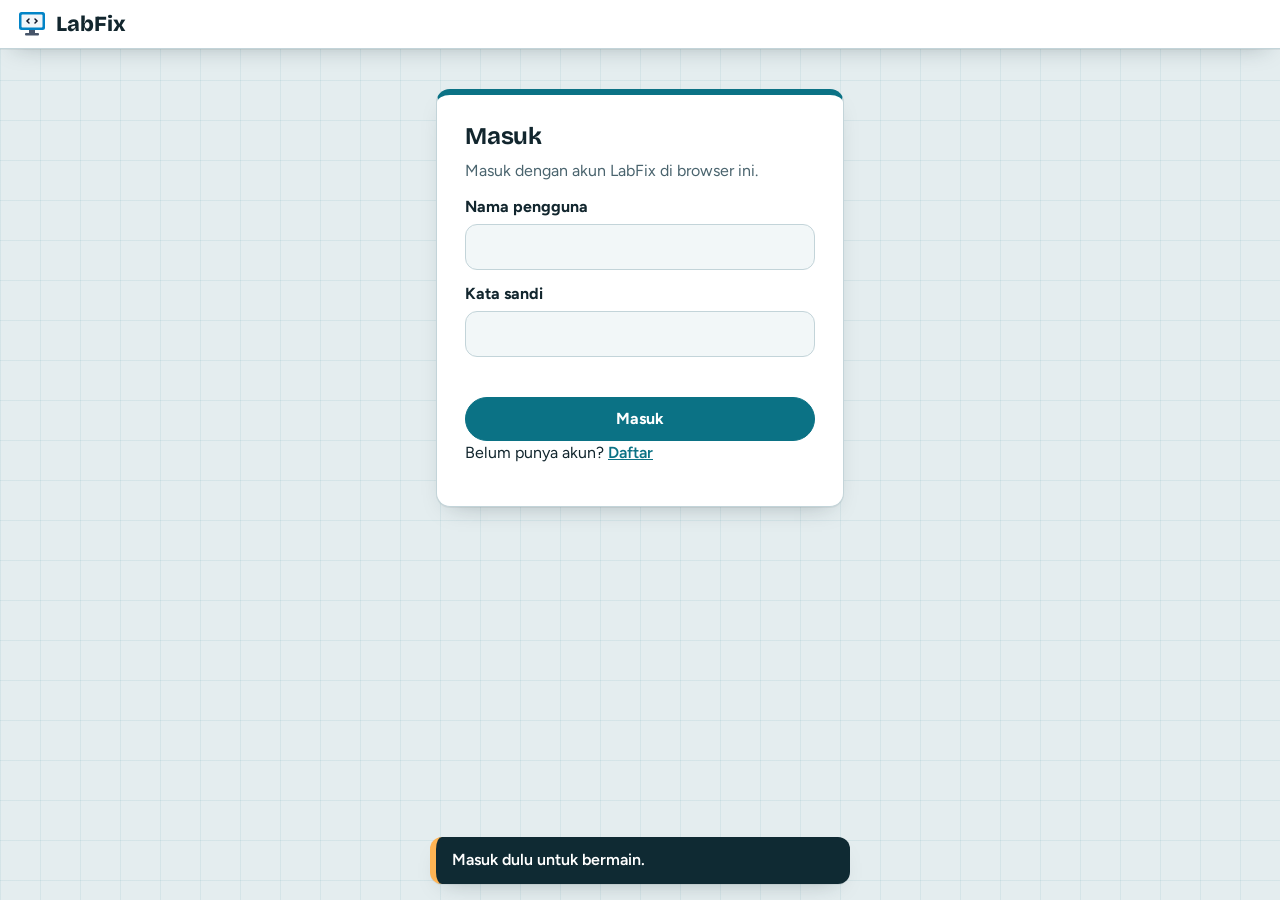
<file: index.html>
<!DOCTYPE html>
<html lang="id">
  <head>
    <meta charset="utf-8">
    <meta content="width=device-width,initial-scale=1" name="viewport">
    <link href="assets/brand/favicon.svg" rel="icon" type="image/svg+xml">
    <link href="https://fonts.googleapis.com" rel="preconnect">
    <link href="https://fonts.googleapis.com/css2?family=Bricolage+Grotesque:wght@700;800&family=Figtree:wght@400;600;700&display=swap" rel="stylesheet">
    <link href="css/base.css" rel="stylesheet">
    <link href="css/components.css" rel="stylesheet">
    <link href="css/pages.css" rel="stylesheet">
    <link href="css/art.css" rel="stylesheet">
    <title>LabFix — Simulasi Lab Komputer</title>
  </head>
  <body>
    <header class="topbar">
      <a class="brand" href="index.html">
        <img alt="" height="32" src="assets/brand/logo.svg" width="32">
        <span>LabFix</span>
      </a>
      <nav aria-label="Navigasi utama">
        <a href="index.html">Menu</a>
        <a href="how-to-play.html">Panduan</a>
        <a href="scores.html">Papan Skor</a>
      </nav>
    </header>
    <div class="banner" hidden id="banner" role="status"></div>
    <main class="container">
      <section class="hero">
        <div class="hero-art" id="hero-art"></div>
        <h1>LabFix</h1>
        <p class="muted">Jadilah petugas lab: baca gejala, pilih tindakan, dan siapkan semua PC sebelum waktu habis.</p>
        <div class="hero-row">
          <strong id="greeting"></strong>
          <button class="btn" id="btn-logout" type="button">Keluar akun</button>
          <span class="chip">
            <small>Total bintang</small>
            <b id="total-stars">0/9</b>
          </span>
        </div>
      </section>
      <section aria-labelledby="h-level">
        <h2 id="h-level">Pilih level</h2>
        <div class="levels" id="levels"></div>
      </section>
      <p class="links">
        <a href="how-to-play.html">Panduan bermain</a>
        <a href="scores.html">Papan skor</a>
      </p>
    </main>
    <div aria-live="polite" id="toast"></div>
    <script src="js/core/data.js"></script>
    <script src="js/core/storage.js"></script>
    <script src="js/core/ui.js"></script>
    <script src="js/core/art.js"></script>
    <script src="js/pages/home.js"></script>
  </body>
</html>
</file>
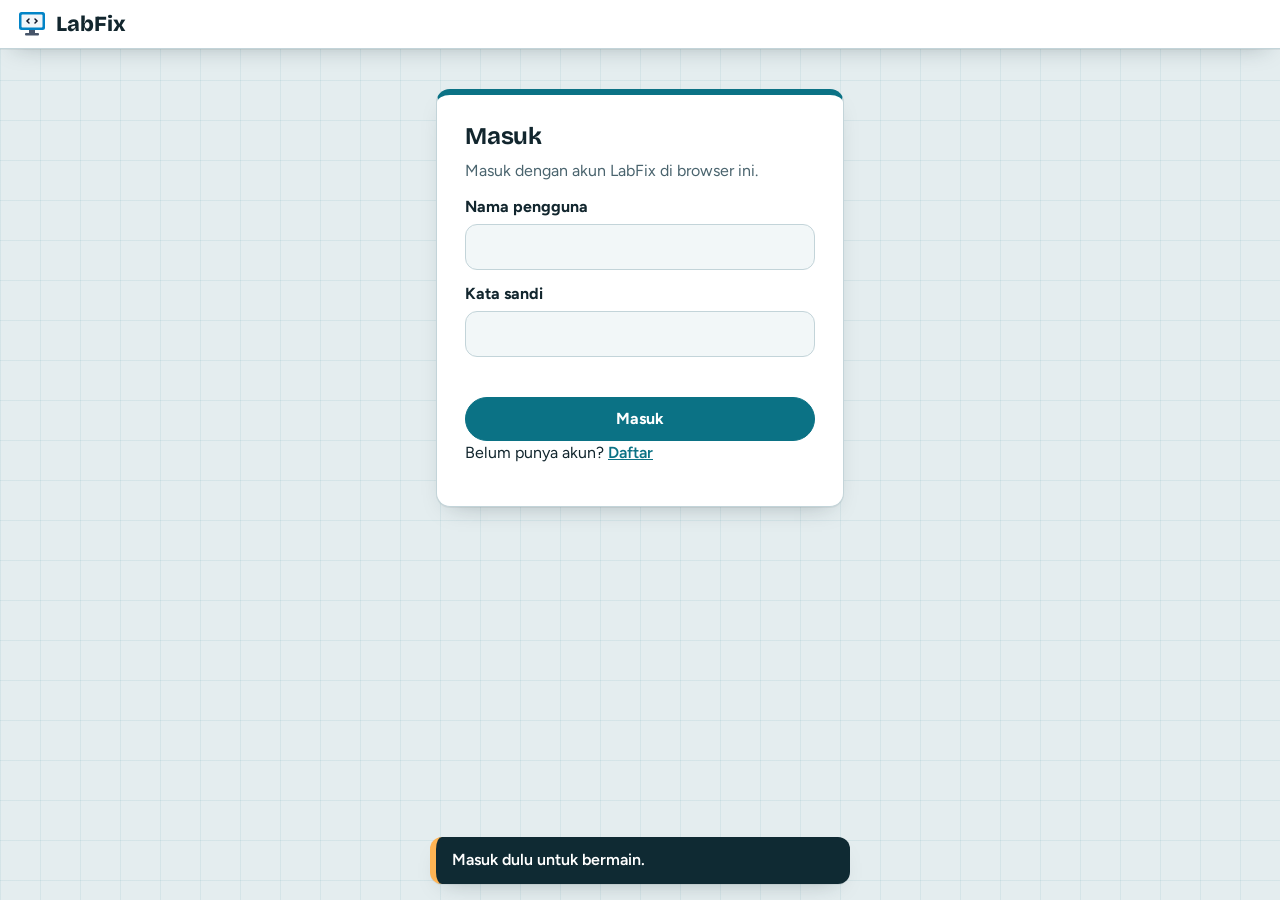
<file: game.html>
<!DOCTYPE html>
<html lang="id">
  <head>
    <meta charset="utf-8">
    <meta content="width=device-width,initial-scale=1" name="viewport">
    <link href="assets/brand/favicon.svg" rel="icon" type="image/svg+xml">
    <link href="https://fonts.googleapis.com" rel="preconnect">
    <link href="https://fonts.googleapis.com/css2?family=Bricolage+Grotesque:wght@700;800&family=Figtree:wght@400;600;700&display=swap" rel="stylesheet">
    <link href="css/base.css" rel="stylesheet">
    <link href="css/components.css" rel="stylesheet">
    <link href="css/pages.css" rel="stylesheet">
    <link href="css/art.css" rel="stylesheet">
    <link href="css/game.css" rel="stylesheet">
    <title>Bermain — LabFix</title>
  </head>
  <body>
    <header class="hud">
      <span class="hud-title" id="hud-level"></span>
      <span class="chip" id="hud-time-chip">
        <small id="hud-time-label">Waktu</small>
        <b id="hud-time">00:00</b>
      </span>
      <span class="chip">
        <small>Skor</small>
        <b id="hud-score">0</b>
      </span>
      <span class="chip">
        <small>Combo</small>
        <b id="hud-combo">0</b>
      </span>
      <span class="chip">
        <small>PC siap</small>
        <b id="hud-ready">0/0</b>
      </span>
      <button class="btn" id="btn-pause" type="button">Jeda</button>
      <button class="btn" id="btn-help" type="button">Panduan</button>
      <button class="btn" id="btn-exit" type="button">Keluar</button>
      <div class="timebar">
        <i id="hud-bar"></i>
      </div>
    </header>
    <div class="banner" hidden id="banner" role="status"></div>
    <main class="container">
      <section class="card briefing" id="briefing">
        <h1 id="brief-title"></h1>
        <ul id="brief-info"></ul>
        <button class="btn btn-primary" id="btn-start" type="button">Mulai Shift</button>
      </section>
      <div class="layout">
        <div class="stage" id="stage">
          <div aria-label="Grid PC lab" class="grid is-locked" id="grid"></div>
        </div>
        <div class="side">
          <section aria-label="Power khusus" class="powers" id="powers">
            <h2 class="powers-title">Power khusus</h2>
            <div class="powers-list" id="powers-list"></div>
            <p class="powers-hint" id="powers-hint" role="status"></p>
          </section>
          <aside aria-label="Panel inspeksi" class="panel" id="panel">
            <p class="muted" id="panel-hint">Pilih PC bermasalah untuk memeriksa gejalanya.</p>
            <div hidden id="panel-body">
              <h2 id="panel-title"></h2>
              <p>Gejala:</p>
              <ul id="panel-symptoms"></ul>
              <div class="actions" id="actions"></div>
              <p class="muted">Pintasan: tombol 1–6. Esc menutup panel.</p>
              <button class="btn" id="panel-close" type="button">Tutup panel</button>
            </div>
          </aside>
        </div>
      </div>
    </main>
    <div aria-labelledby="pause-t" aria-modal="true" class="modal" hidden id="modal-pause" role="dialog">
      <div class="modal-box">
        <h2 id="pause-t">Shift dijeda</h2>
        <p>Timer berhenti sampai kamu menekan Lanjutkan.</p>
        <div class="modal-actions">
          <button class="btn btn-primary" id="btn-resume" type="button">Lanjutkan</button>
        </div>
      </div>
    </div>
    <div aria-labelledby="help-t" aria-modal="true" class="modal" hidden id="modal-help" role="dialog">
      <div class="modal-box">
        <h2 id="help-t">Panduan</h2>
        <div id="help-body"></div>
        <div class="modal-actions">
          <button class="btn btn-primary" id="help-close" type="button">Tutup panduan</button>
        </div>
      </div>
    </div>
    <div aria-labelledby="exit-t" aria-modal="true" class="modal" hidden id="modal-exit" role="dialog">
      <div class="modal-box">
        <h2 id="exit-t">Keluar dari shift?</h2>
        <p>Progres shift ini akan hilang dan tidak bisa dilanjutkan.</p>
        <div class="modal-actions">
          <button class="btn btn-danger" id="exit-yes" type="button">Keluar</button>
          <button class="btn" id="exit-no" type="button">Kembali</button>
        </div>
      </div>
    </div>
    <div aria-labelledby="res-title" aria-modal="true" class="modal" hidden id="modal-result" role="dialog">
      <div class="modal-box">
        <h2 id="res-title"></h2>
        <p>
          Skor akhir:
          <strong id="res-score">0</strong>
        </p>
        <div id="res-stars"></div>
        <p class="badge badge-ok" hidden id="res-record">Rekor baru!</p>
        <ul id="res-stats"></ul>
        <div class="modal-actions">
          <button class="btn btn-primary" id="res-retry" type="button">Ulangi</button>
          <button class="btn" hidden id="res-next" type="button">Level Berikutnya</button>
          <button class="btn" id="res-menu" type="button">Menu</button>
        </div>
      </div>
    </div>
    <div aria-labelledby="mg-t" aria-modal="true" class="modal" hidden id="modal-mg" role="dialog">
      <div class="modal-box">
        <h2 id="mg-t"></h2>
        <p class="muted" id="mg-hint"></p>
        <div class="mg" id="mg-box"></div>
      </div>
    </div>
    <div aria-live="polite" id="toast"></div>
    <script src="js/core/data.js"></script>
    <script src="js/core/storage.js"></script>
    <script src="js/core/ui.js"></script>
    <script src="js/core/art.js"></script>
    <script src="js/game/minigames.js"></script>
    <script src="js/game/engine.js"></script>
    <script src="js/pages/play.js"></script>
  </body>
</html>
</file>
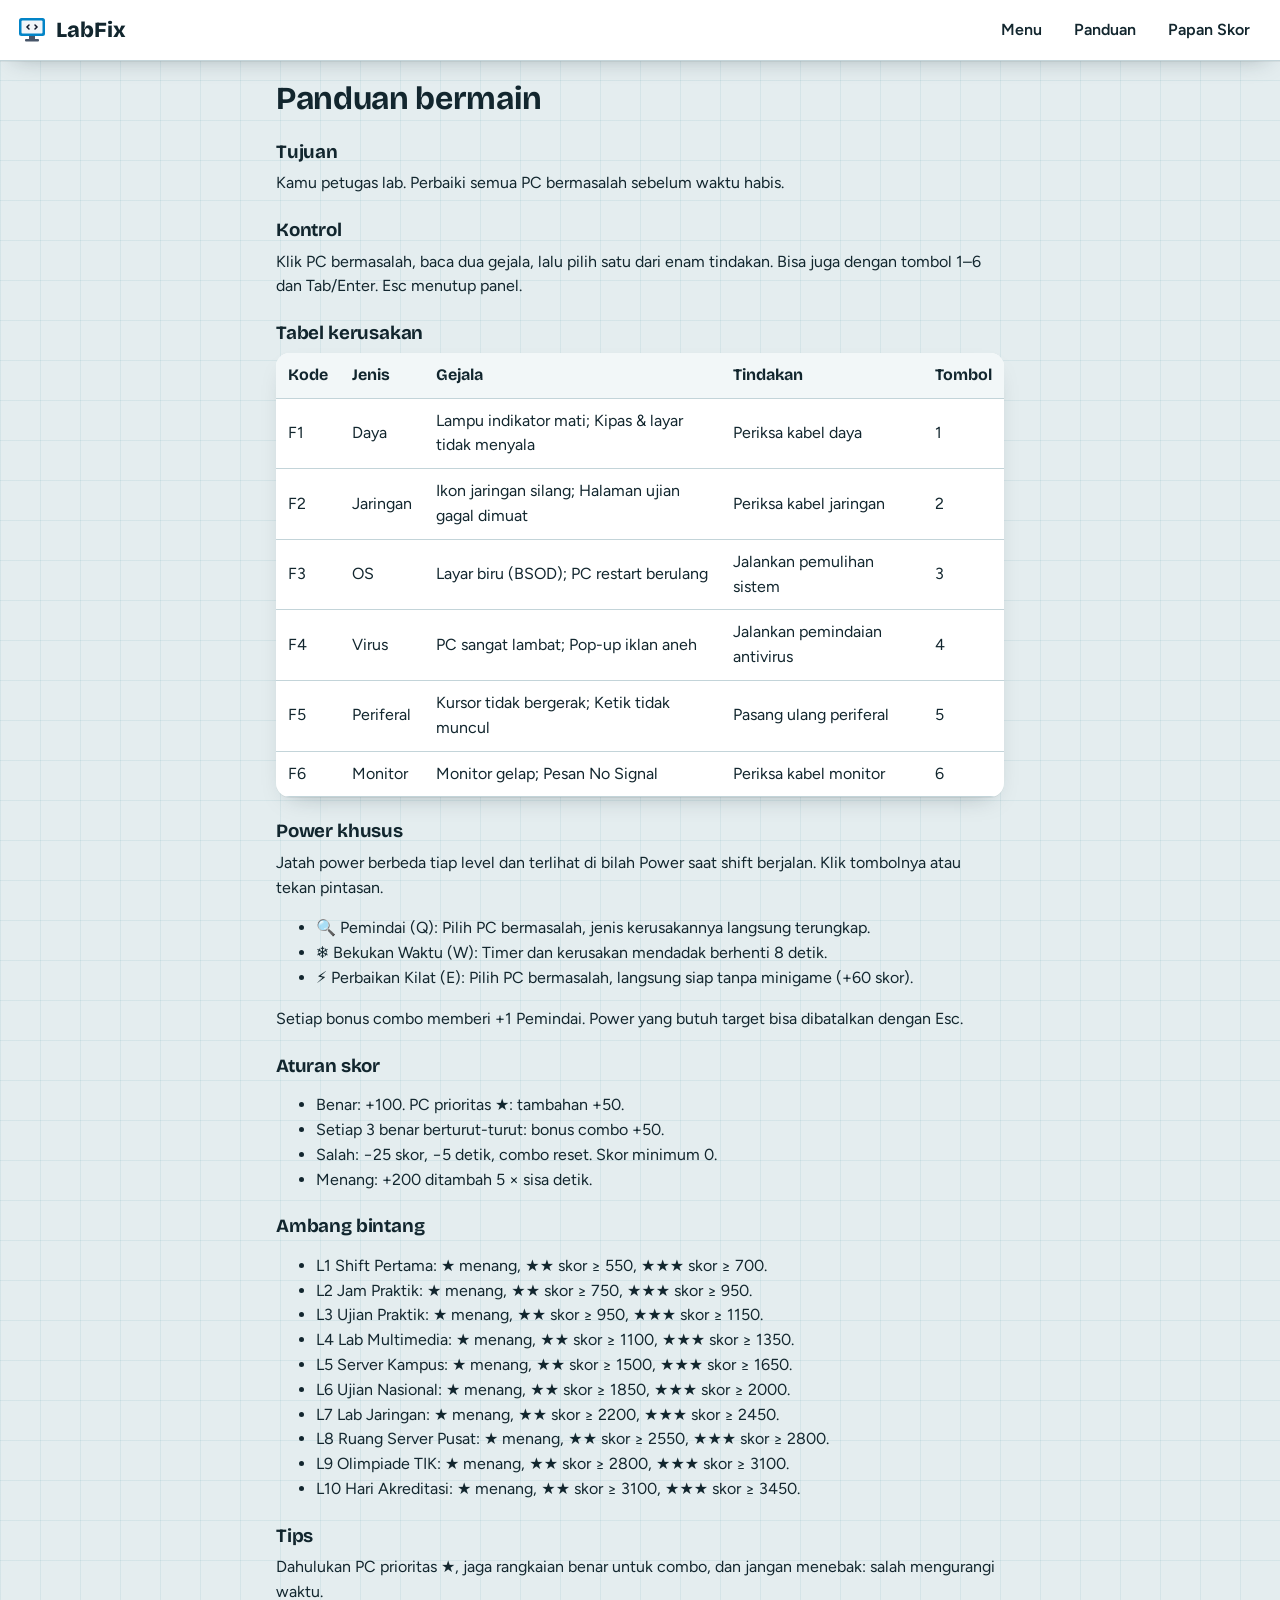
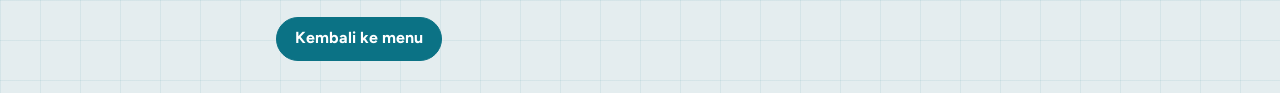
<file: how-to-play.html>
<!DOCTYPE html>
<html lang="id">
  <head>
    <meta charset="utf-8">
    <meta content="width=device-width,initial-scale=1" name="viewport">
    <link href="assets/brand/favicon.svg" rel="icon" type="image/svg+xml">
    <link href="https://fonts.googleapis.com" rel="preconnect">
    <link href="https://fonts.googleapis.com/css2?family=Bricolage+Grotesque:wght@700;800&family=Figtree:wght@400;600;700&display=swap" rel="stylesheet">
    <link href="css/base.css" rel="stylesheet">
    <link href="css/components.css" rel="stylesheet">
    <link href="css/pages.css" rel="stylesheet">
    <title>Panduan — LabFix</title>
  </head>
  <body>
    <header class="topbar">
      <a class="brand" href="index.html">
        <img alt="" height="32" src="assets/brand/logo.svg" width="32">
        <span>LabFix</span>
      </a>
      <nav aria-label="Navigasi utama">
        <a href="index.html">Menu</a>
        <a href="how-to-play.html">Panduan</a>
        <a href="scores.html">Papan Skor</a>
      </nav>
    </header>
    <div class="banner" hidden id="banner" role="status"></div>
    <main class="container prose">
      <h1>Panduan bermain</h1>
      <div id="rules"></div>
      <p>
        <a class="btn btn-primary" href="index.html">Kembali ke menu</a>
      </p>
    </main>
    <div aria-live="polite" id="toast"></div>
    <script src="js/core/data.js"></script>
    <script src="js/core/storage.js"></script>
    <script src="js/core/ui.js"></script>
    <script src="js/pages/rules.js"></script>
  </body>
</html>
</file>
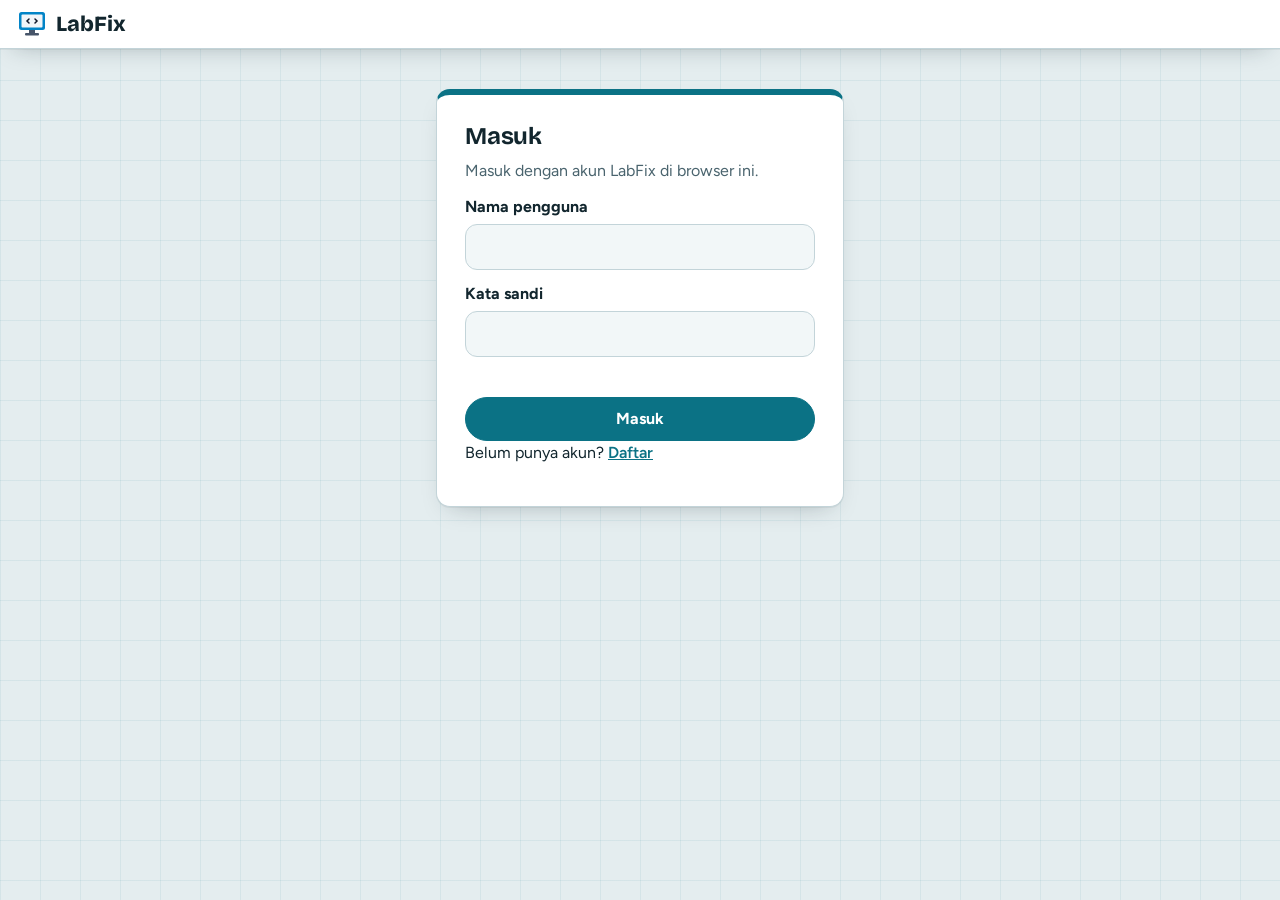
<file: login.html>
<!DOCTYPE html>
<html lang="id">
  <head>
    <meta charset="utf-8">
    <meta content="width=device-width,initial-scale=1" name="viewport">
    <link href="assets/brand/favicon.svg" rel="icon" type="image/svg+xml">
    <link href="https://fonts.googleapis.com" rel="preconnect">
    <link href="https://fonts.googleapis.com/css2?family=Bricolage+Grotesque:wght@700;800&family=Figtree:wght@400;600;700&display=swap" rel="stylesheet">
    <link href="css/base.css" rel="stylesheet">
    <link href="css/components.css" rel="stylesheet">
    <link href="css/pages.css" rel="stylesheet">
    <title>Masuk — LabFix</title>
  </head>
  <body>
    <header class="topbar">
      <a class="brand" href="login.html">
        <img alt="" height="32" src="assets/brand/logo.svg" width="32">
        <span>LabFix</span>
      </a>
    </header>
    <div class="banner" hidden id="banner" role="status"></div>
    <main class="container auth">
      <section class="card">
        <h1>Masuk</h1>
        <p class="muted">Masuk dengan akun LabFix di browser ini.</p>
        <form data-mode="login" id="auth-form" novalidate>
          <label for="f-user">Nama pengguna</label>
          <input autocomplete="username" class="field" id="f-user" maxlength="16" type="text">
          <label for="f-pass">Kata sandi</label>
          <input autocomplete="current-password" class="field" id="f-pass" type="password">
          <p class="error" id="auth-error" role="alert"></p>
          <button class="btn btn-primary" type="submit">Masuk</button>
        </form>
        <p>
          Belum punya akun?
          <a href="register.html">Daftar</a>
        </p>
      </section>
    </main>
    <div aria-live="polite" id="toast"></div>
    <script src="js/core/data.js"></script>
    <script src="js/core/storage.js"></script>
    <script src="js/core/ui.js"></script>
    <script src="js/pages/auth.js"></script>
  </body>
</html>
</file>
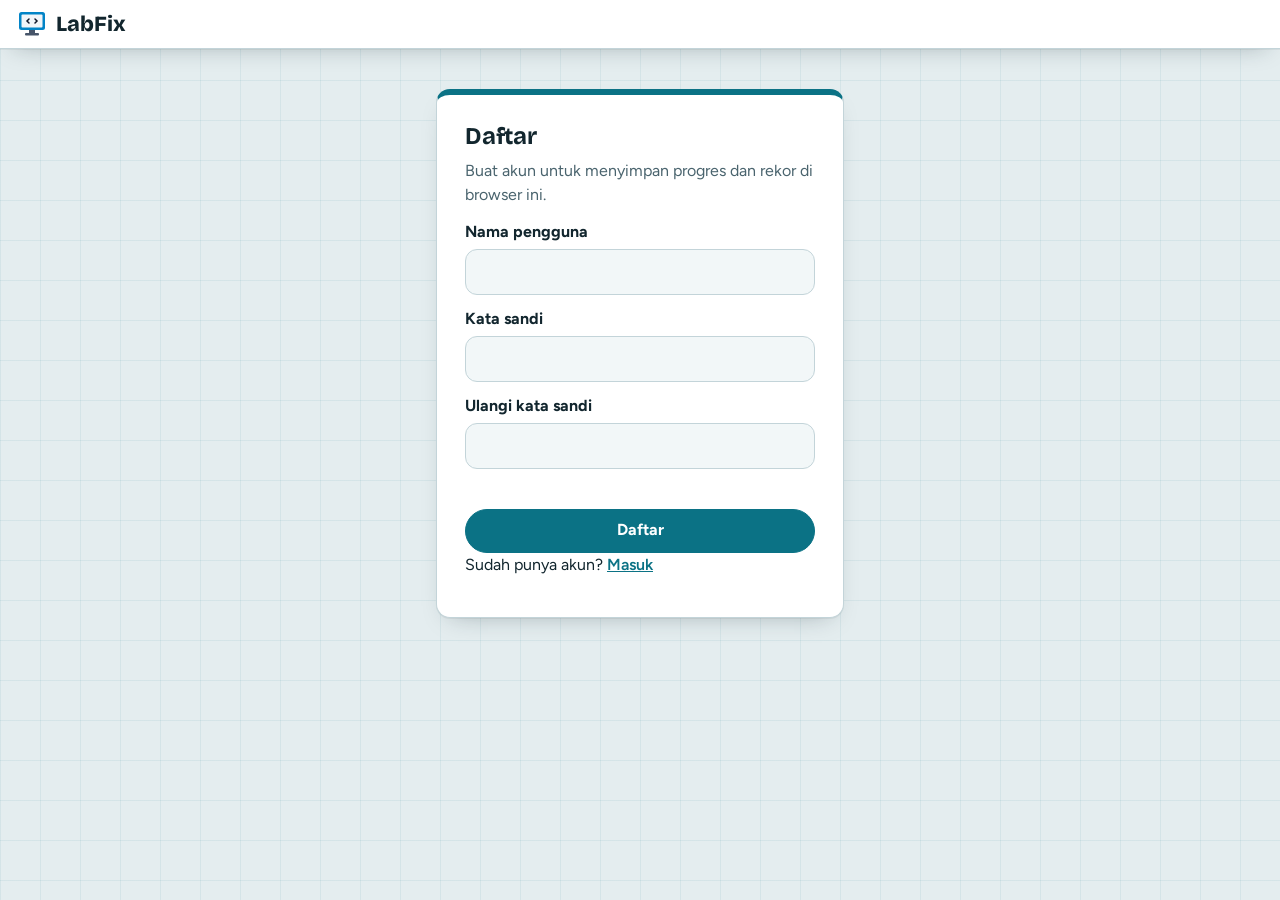
<file: register.html>
<!DOCTYPE html>
<html lang="id">
  <head>
    <meta charset="utf-8">
    <meta content="width=device-width,initial-scale=1" name="viewport">
    <link href="assets/brand/favicon.svg" rel="icon" type="image/svg+xml">
    <link href="https://fonts.googleapis.com" rel="preconnect">
    <link href="https://fonts.googleapis.com/css2?family=Bricolage+Grotesque:wght@700;800&family=Figtree:wght@400;600;700&display=swap" rel="stylesheet">
    <link href="css/base.css" rel="stylesheet">
    <link href="css/components.css" rel="stylesheet">
    <link href="css/pages.css" rel="stylesheet">
    <title>Daftar — LabFix</title>
  </head>
  <body>
    <header class="topbar">
      <a class="brand" href="login.html">
        <img alt="" height="32" src="assets/brand/logo.svg" width="32">
        <span>LabFix</span>
      </a>
    </header>
    <div class="banner" hidden id="banner" role="status"></div>
    <main class="container auth">
      <section class="card">
        <h1>Daftar</h1>
        <p class="muted">Buat akun untuk menyimpan progres dan rekor di browser ini.</p>
        <form data-mode="register" id="auth-form" novalidate>
          <label for="f-user">Nama pengguna</label>
          <input autocomplete="username" class="field" id="f-user" maxlength="16" type="text">
          <label for="f-pass">Kata sandi</label>
          <input autocomplete="new-password" class="field" id="f-pass" type="password">
          <label for="f-pass2">Ulangi kata sandi</label>
          <input autocomplete="new-password" class="field" id="f-pass2" type="password">
          <p class="error" id="auth-error" role="alert"></p>
          <button class="btn btn-primary" type="submit">Daftar</button>
        </form>
        <p>
          Sudah punya akun?
          <a href="login.html">Masuk</a>
        </p>
      </section>
    </main>
    <div aria-live="polite" id="toast"></div>
    <script src="js/core/data.js"></script>
    <script src="js/core/storage.js"></script>
    <script src="js/core/ui.js"></script>
    <script src="js/pages/auth.js"></script>
  </body>
</html>
</file>
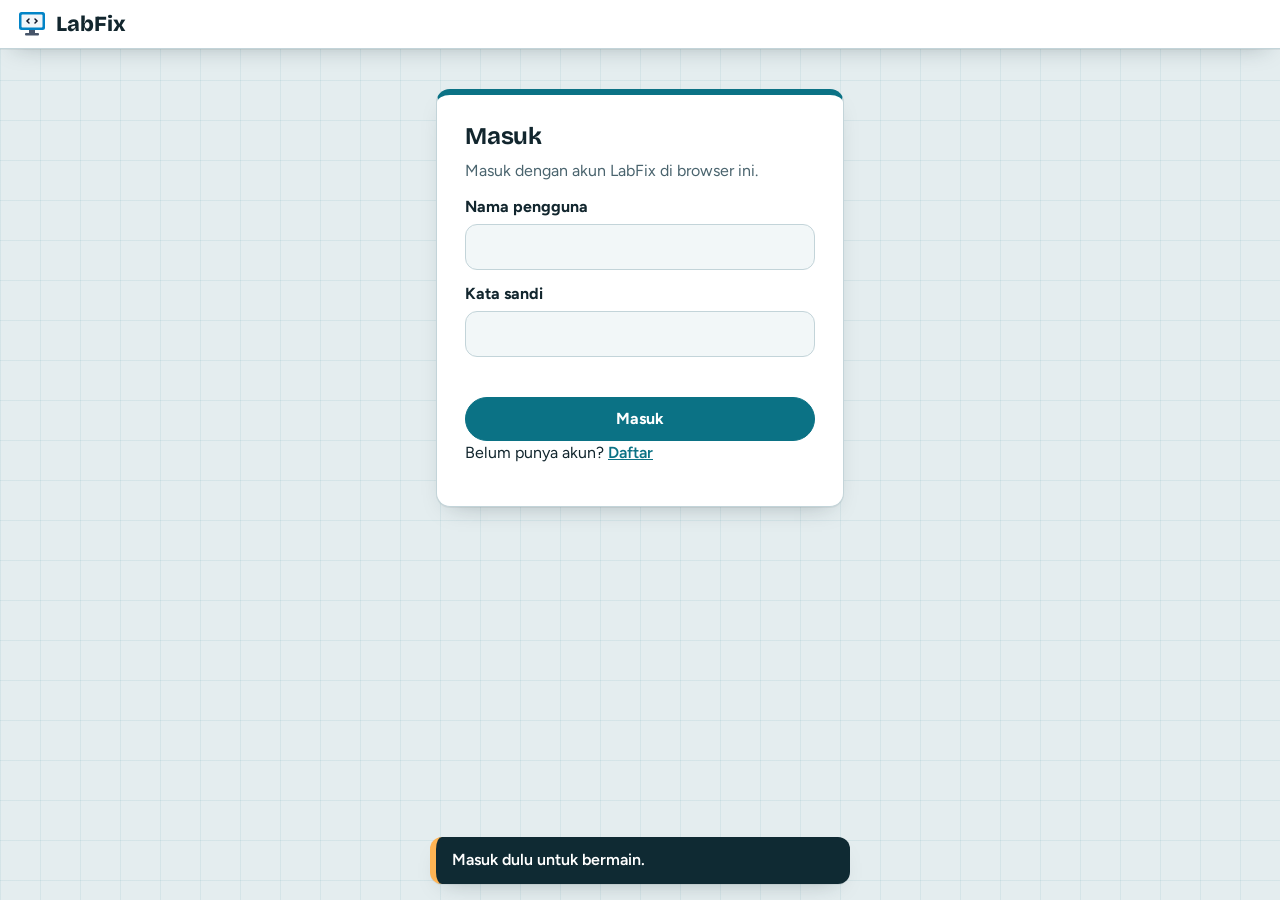
<file: scores.html>
<!DOCTYPE html>
<html lang="id">
  <head>
    <meta charset="utf-8">
    <meta content="width=device-width,initial-scale=1" name="viewport">
    <link href="assets/brand/favicon.svg" rel="icon" type="image/svg+xml">
    <link href="https://fonts.googleapis.com" rel="preconnect">
    <link href="https://fonts.googleapis.com/css2?family=Bricolage+Grotesque:wght@700;800&family=Figtree:wght@400;600;700&display=swap" rel="stylesheet">
    <link href="css/base.css" rel="stylesheet">
    <link href="css/components.css" rel="stylesheet">
    <link href="css/pages.css" rel="stylesheet">
    <title>Papan Skor — LabFix</title>
  </head>
  <body>
    <header class="topbar">
      <a class="brand" href="index.html">
        <img alt="" height="32" src="assets/brand/logo.svg" width="32">
        <span>LabFix</span>
      </a>
      <nav aria-label="Navigasi utama">
        <a href="index.html">Menu</a>
        <a href="how-to-play.html">Panduan</a>
        <a href="scores.html">Papan Skor</a>
      </nav>
    </header>
    <div class="banner" hidden id="banner" role="status"></div>
    <main class="container">
      <h1>Papan skor</h1>
      <div class="stat-row">
        <span class="chip">
          <small>Profil</small>
          <b id="profile-name"></b>
        </span>
        <span class="chip">
          <small>Total bintang</small>
          <b id="total-stars">0/9</b>
        </span>
      </div>
      <section class="section">
        <h2>Rekor per level</h2>
        <div class="table-wrap">
          <table class="table">
            <thead>
              <tr>
                <th>Level</th>
                <th>Rekor</th>
                <th>Bintang</th>
              </tr>
            </thead>
            <tbody id="records"></tbody>
          </table>
        </div>
      </section>
      <section class="section">
        <h2>Riwayat 10 terakhir</h2>
        <div class="empty" hidden id="empty">Belum ada riwayat. Mainkan satu shift untuk mengisinya.</div>
        <div class="table-wrap" id="history-wrap">
          <table class="table">
            <thead>
              <tr>
                <th>Waktu</th>
                <th>Level</th>
                <th>Hasil</th>
                <th>Skor</th>
                <th>Bintang</th>
              </tr>
            </thead>
            <tbody id="history"></tbody>
          </table>
        </div>
      </section>
      <p class="muted">Data disimpan lokal di browser ini saja dan tidak dikirim ke mana pun.</p>
      <button class="btn btn-danger" id="btn-reset" type="button">Reset data</button>
      <button class="btn" id="btn-logout" type="button">Keluar akun</button>
    </main>
    <div aria-labelledby="reset-title" aria-modal="true" class="modal" hidden id="modal-reset" role="dialog">
      <div class="modal-box">
        <h2 id="reset-title">Hapus semua data?</h2>
        <p>Progres, rekor, dan riwayat akun ini akan dihapus permanen. Akunmu tetap ada.</p>
        <div class="modal-actions">
          <button class="btn btn-danger" id="reset-yes" type="button">Hapus</button>
          <button class="btn" id="reset-no" type="button">Batal</button>
        </div>
      </div>
    </div>
    <div aria-live="polite" id="toast"></div>
    <script src="js/core/data.js"></script>
    <script src="js/core/storage.js"></script>
    <script src="js/core/ui.js"></script>
    <script src="js/pages/scores.js"></script>
  </body>
</html>
</file>
<file: css/base.css>
/* base.css - Token warna, tipografi dasar, topbar */

:root {
  --bg: #E4EDEF;
  --surface: #fff;
  --surface2: #F2F7F8;
  --ink: #12262E;
  --muted: #4A646E;
  --primary: #0B7285;
  --on-primary: #fff;
  --success: #2B8A3E;
  --warning: #9A5200;
  --danger: #C92A2A;
  --priority: #F59F00;
  --border: #C3D4D9;
  --screen: #0F2A33;
  --r: 14px;
  --shadow: 0 1px 0 rgba(18,38,46,.06),0 10px 24px -14px rgba(18,38,46,.35);
  --display: "Bricolage Grotesque","Trebuchet MS",system-ui,sans-serif;
}

@media (prefers-color-scheme: dark) {
  :root {
    --bg: #0B171C;
    --surface: #13262D;
    --surface2: #0F1F25;
    --ink: #E7F2F4;
    --muted: #9AB4BC;
    --primary: #3BC9DB;
    --on-primary: #06222A;
    --success: #51CF66;
    --warning: #FFB454;
    --danger: #FF6B6B;
    --border: #294751;
    --screen: #071418;
    --shadow: 0 10px 24px -14px rgba(0,0,0,.7);
  }
}

*,
*::before,
*::after {
  box-sizing: border-box;
}

[hidden] {
  display: none!important;
}

html {
  -webkit-text-size-adjust: 100%;
}

body {
  margin: 0;
  background: var(--bg);
  background-image:
    linear-gradient(rgba(11,114,133,.07) 1px,transparent 1px),
    linear-gradient(90deg,rgba(11,114,133,.07) 1px,transparent 1px);
  background-size: 40px 40px;
  color: var(--ink);
  font: 16px/1.55 Figtree,system-ui,-apple-system,"Segoe UI",Roboto,Arial,sans-serif;
  overflow-x: hidden;
}

h1,
h2,
h3 {
  font-family: var(--display);
  line-height: 1.15;
  margin: 0 0 .5rem;
  letter-spacing: -.01em;
}

p {
  margin: 0 0 .75rem;
}

a {
  color: var(--primary);
  font-weight: 600;
}

:focus-visible {
  outline: 3px solid var(--primary);
  outline-offset: 2px;
}

.container {
  max-width: 1100px;
  margin: 0 auto;
  padding: 20px 16px;
}

.muted {
  color: var(--muted);
}

.topbar {
  display: flex;
  flex-wrap: wrap;
  gap: 8px 16px;
  align-items: center;
  justify-content: space-between;
  background: var(--surface);
  border-bottom: 1px solid var(--border);
  padding: 8px 16px;
  box-shadow: var(--shadow);
}

.brand {
  display: flex;
  align-items: center;
  gap: 8px;
  font: 800 1.35rem var(--display);
  color: var(--ink);
  text-decoration: none;
}

.brand img {
  transition: transform .25s;
}

.brand:hover img {
  transform: rotate(-8deg) scale(1.1);
}

.topbar nav {
  display: flex;
  gap: 4px;
  flex-wrap: wrap;
}

.topbar nav a {
  display: inline-flex;
  align-items: center;
  min-height: 44px;
  padding: 0 14px;
  border-radius: 999px;
  font-weight: 600;
  color: var(--ink);
  text-decoration: none;
  transition: background .15s;
}

.topbar nav a:hover {
  background: var(--surface2);
  color: var(--primary);
}

.banner {
  background: color-mix(in srgb,var(--warning) 14%,var(--surface));
  color: var(--warning);
  border-bottom: 1px solid var(--warning);
  padding: 8px 16px;
  font-weight: 600;
}

@keyframes blink {
  50% {
    opacity: 0;
  }
}

@media (prefers-reduced-motion: reduce) {
  *,
  *::before,
  *::after {
    animation: none!important;
    transition: none!important;
  }
}
</file>
<file: css/components.css>
/* components.css - Komponen UI: tombol, kartu, modal, toast, tabel */

.btn {
  display: inline-flex;
  align-items: center;
  justify-content: center;
  min-height: 44px;
  padding: 0 18px;
  border: 1px solid var(--border);
  border-radius: 999px;
  background: var(--surface);
  color: var(--ink);
  font: inherit;
  font-weight: 700;
  cursor: pointer;
  text-decoration: none;
  transition: transform .12s,box-shadow .12s,border-color .12s;
}

.btn:hover:not(:disabled) {
  border-color: var(--primary);
  transform: translateY(-2px);
  box-shadow: 0 6px 14px -8px var(--primary);
}

.btn:active:not(:disabled) {
  transform: translateY(1px);
  box-shadow: none;
}

.btn:disabled {
  opacity: .5;
  cursor: not-allowed;
}

.btn-primary {
  background: var(--primary);
  border-color: var(--primary);
  color: var(--on-primary);
}

.btn-danger {
  background: var(--danger);
  border-color: var(--danger);
  color: #fff;
}

.card {
  background: var(--surface);
  border: 1px solid var(--border);
  border-radius: var(--r);
  padding: 18px;
  box-shadow: var(--shadow);
}

.badge {
  display: inline-block;
  padding: 2px 10px;
  border-radius: 999px;
  font-size: .85rem;
  font-weight: 700;
  border: 1.5px solid currentColor;
}

.badge-ok {
  color: var(--success);
}

.badge-bad {
  color: var(--danger);
}

.badge-warn {
  color: var(--warning);
}

.badge-locked {
  color: var(--muted);
}

.chip {
  display: inline-flex;
  flex-direction: column;
  padding: 3px 14px;
  border: 1px solid var(--border);
  border-radius: 12px;
  background: var(--surface2);
  font-variant-numeric: tabular-nums;
  min-width: 76px;
  transition: border-color .2s,background .2s;
}

.chip small {
  color: var(--muted);
  font-size: .75rem;
}

.chip b {
  font: 800 1.2rem var(--display);
}

.chip.is-low {
  border-color: var(--danger);
  color: var(--danger);
  animation: throb .6s ease-in-out infinite;
}

.chip.is-hot {
  border-color: var(--priority);
  background: color-mix(in srgb,var(--priority) 22%,var(--surface));
}

.chip.is-hot b::after {
  content: " 🔥";
}

@keyframes throb {
  50% {
    transform: scale(1.07);
  }
}

.stars {
  letter-spacing: 2px;
  font-size: 1.35rem;
}

.star {
  color: var(--border);
}

.star.on {
  color: var(--priority);
  display: inline-block;
  animation: pop .5s cubic-bezier(.3,1.6,.5,1) both;
}

.stars span:nth-child(2) {
  animation-delay: .12s;
}

.stars span:nth-child(3) {
  animation-delay: .24s;
}

@keyframes pop {
  from {
    transform: scale(0) rotate(-40deg);
  }
}

.modal {
  position: fixed;
  inset: 0;
  z-index: 50;
  display: flex;
  align-items: center;
  justify-content: center;
  padding: 16px;
  background: rgba(7,20,24,.6);
  backdrop-filter: blur(4px);
  overflow: auto;
}

.modal-box {
  background: var(--surface);
  border-radius: 20px;
  padding: 24px;
  width: 100%;
  max-width: 560px;
  max-height: 90vh;
  overflow: auto;
  box-shadow: 0 30px 60px -20px rgba(0,0,0,.5);
  animation: zoom .25s cubic-bezier(.3,1.4,.5,1);
}

@keyframes zoom {
  from {
    transform: scale(.88);
    opacity: 0;
  }
}

.modal-actions {
  display: flex;
  flex-wrap: wrap;
  gap: 8px;
  margin-top: 18px;
}

.field {
  display: block;
  width: 100%;
  min-height: 46px;
  padding: 8px 14px;
  border: 1.5px solid var(--border);
  border-radius: 12px;
  background: var(--surface2);
  color: var(--ink);
  font: inherit;
  transition: border-color .15s,box-shadow .15s;
}

.field:focus {
  outline: none;
  border-color: var(--primary);
  box-shadow: 0 0 0 4px color-mix(in srgb,var(--primary) 25%,transparent);
}

.error {
  color: var(--danger);
  min-height: 1.5em;
  margin: 4px 0;
  font-weight: 600;
}

#toast {
  position: fixed;
  left: 50%;
  transform: translateX(-50%);
  bottom: 16px;
  z-index: 60;
  display: flex;
  flex-direction: column;
  gap: 8px;
  width: min(92vw,420px);
  pointer-events: none;
}

.toast {
  background: var(--screen);
  color: #fff;
  padding: 11px 16px;
  border-radius: 12px;
  border-left: 6px solid var(--primary);
  font-weight: 600;
  box-shadow: var(--shadow);
  animation: slide .25s ease-out;
}

@keyframes slide {
  from {
    transform: translateY(16px);
    opacity: 0;
  }
}

.toast-ok {
  border-color: #51CF66;
}

.toast-bad {
  border-color: #FF6B6B;
}

.toast-warn {
  border-color: #FFB454;
}

.empty {
  text-align: center;
  padding: 28px;
  border: 2px dashed var(--border);
  border-radius: var(--r);
  color: var(--muted);
}

.table-wrap {
  overflow-x: auto;
  max-width: 100%;
  border-radius: var(--r);
  box-shadow: var(--shadow);
}

.table {
  width: 100%;
  border-collapse: collapse;
  background: var(--surface);
}

.table th,
.table td {
  text-align: left;
  padding: 10px 12px;
  border-bottom: 1px solid var(--border);
  vertical-align: middle;
}

.table th {
  background: var(--surface2);
  font-family: var(--display);
}

.table tbody tr:hover {
  background: var(--surface2);
}

.btn-action {
  justify-content: flex-start;
  text-align: left;
  width: 100%;
  border-radius: 12px;
}

.meter {
  position: relative;
  height: 8px;
  margin-top: 6px;
  border-radius: 99px;
  background: var(--border);
  min-width: 120px;
}

.meter i {
  display: block;
  height: 100%;
  border-radius: 99px;
  background: linear-gradient(90deg,var(--primary),var(--priority));
}

.meter b {
  position: absolute;
  top: -3px;
  width: 2px;
  height: 14px;
  background: var(--ink);
  opacity: .5;
}
</file>
<file: css/pages.css>
/* pages.css - Halaman menu, hero, dan autentikasi */

.hero {
  position: relative;
  overflow: hidden;
  margin: 8px 0 24px;
  padding: 32px 28px;
  border-radius: 20px;
  background: var(--screen);
  color: #E7F2F4;
  box-shadow: var(--shadow);
}

.hero::before {
  content: "";
  position: absolute;
  inset: 0;
  background: repeating-linear-gradient(0deg,rgba(255,255,255,.035) 0 2px,transparent 2px 4px);
  pointer-events: none;
}

.hero h1 {
  position: relative;
  font-size: clamp(2.4rem,7vw,4rem);
  color: #7BE0EC;
}

.hero h1::after {
  content: "_";
  animation: blink 1.1s steps(1) infinite;
}

.hero .muted {
  position: relative;
  color: #A9C4CB;
  max-width: 52ch;
  font-size: 1.1rem;
}

.hero .chip {
  background: rgba(255,255,255,.08);
  border-color: rgba(255,255,255,.2);
  color: #fff;
}

.hero .chip small {
  color: #A9C4CB;
}

.hero-row {
  position: relative;
  display: flex;
  flex-wrap: wrap;
  gap: 12px;
  align-items: center;
}

.hero-row strong {
  font: 700 1.2rem var(--display);
}

.levels {
  display: grid;
  grid-template-columns: repeat(auto-fit,minmax(260px,1fr));
  gap: 16px;
  margin: 16px 0;
}

.level-card {
  display: flex;
  flex-direction: column;
  gap: 6px;
  align-items: flex-start;
  transition: transform .18s,box-shadow .18s,border-color .18s;
}

.level-card:not(.is-locked):hover {
  transform: translateY(-5px) rotate(-.4deg);
  border-color: var(--primary);
  box-shadow: 0 18px 30px -16px var(--primary);
}

.level-card.is-locked {
  background: var(--surface2);
  opacity: .75;
}

.level-card .btn {
  margin-top: auto;
  width: 100%;
}

.mini {
  display: grid;
  grid-template-columns: repeat(var(--cols),12px);
  gap: 4px;
  padding: 8px;
  border-radius: 10px;
  background: var(--screen);
}

.mini i {
  width: 12px;
  height: 9px;
  border-radius: 2px;
  background: #3BC9DB;
  transition: background .2s;
}

.mini i.x {
  background: #FF6B6B;
}

.level-card:hover .mini i.x {
  animation: throb .5s ease-in-out 2;
}

.links {
  display: flex;
  gap: 16px;
  flex-wrap: wrap;
}

.prose {
  max-width: 760px;
}

.prose h3 {
  margin-top: 1.5rem;
}

.stat-row {
  display: flex;
  flex-wrap: wrap;
  gap: 16px;
  margin: 12px 0;
}

.section {
  margin: 28px 0;
}

.auth {
  max-width: 440px;
  padding-top: 40px;
}

.auth .card {
  padding: 28px;
  border-top: 6px solid var(--primary);
}

.auth label {
  display: block;
  margin: 12px 0 4px;
  font-weight: 700;
}

.auth .btn {
  width: 100%;
  margin-top: 8px;
}
</file>
<file: css/art.css>
/* art.css - Karakter, ilustrasi PC, dan dekorasi lantai lab */

.person {
  width: 48px;
  height: 80px;
  overflow: visible;
  display: block;
}

.person .leg,
.person .arm {
  transform-box: fill-box;
  transform-origin: 50% 6%;
}

.person .head {
  transform-box: fill-box;
  transform-origin: 50% 100%;
}

@keyframes swing {
  from {
    transform: rotate(-26deg);
  }
  to {
    transform: rotate(26deg);
  }
}

@keyframes bob {
  50% {
    transform: translateY(-2px);
  }
}

@keyframes hit {
  from {
    transform: rotate(-70deg);
  }
  to {
    transform: rotate(-15deg);
  }
}

@keyframes wave {
  from {
    transform: rotate(-125deg);
  }
  to {
    transform: rotate(-165deg);
  }
}

@keyframes jump {
  50% {
    transform: translateY(-16px);
  }
}

@keyframes nod {
  25% {
    transform: rotate(-12deg);
  }
  75% {
    transform: rotate(12deg);
  }
}

@keyframes sway {
  to {
    transform: rotate(4deg);
  }
}

@keyframes fillbar {
  from {
    transform: scaleX(0);
  }
  to {
    transform: scaleX(1);
  }
}

@keyframes glitch {
  0% {
    transform: translateX(0);
    opacity: 1;
  }
  50% {
    transform: translateX(-1.5px);
    opacity: .7;
  }
}

.walk .leg.l,
.walk .arm.r {
  animation: swing .45s ease-in-out infinite alternate;
}

.walk .leg.r,
.walk .arm.l {
  animation: swing .45s ease-in-out infinite alternate-reverse;
}

.idle .torso,
.idle .head {
  animation: bob 2.2s ease-in-out infinite;
  animation-delay: var(--d,0s);
}

.work .arm.r {
  animation: hit .3s ease-in infinite alternate;
}

.work .head {
  animation: nod .8s infinite;
}

.cheer .arm.l {
  transform: rotate(155deg);
}

.cheer .arm.r {
  transform: rotate(-155deg);
}

.cheer .flip {
  animation: jump .35s 3;
}

.oops .head {
  animation: nod .3s 3;
}

.oops .arm.l,
.oops .arm.r {
  transform: rotate(18deg);
}

.wave .arm.r {
  animation: wave .5s ease-in-out infinite alternate;
}

.pc-art {
  width: 92px;
  height: 76px;
  display: block;
  margin: 0 auto 2px;
}

.pc-art .desk {
  fill: #B07D4F;
}

.pc-art .dleg {
  fill: #8A5E37;
}

.pc-art .tower {
  fill: #C3D4D9;
}

.pc-art .bezel {
  fill: #2B3F47;
}

.pc-art .scr {
  fill: #4DABF7;
}

.pc-art .win {
  fill: #fff;
  opacity: .85;
}

.pc-art .led {
  fill: #3BC9DB;
}

.pc-art .kb {
  fill: #E7F2F4;
}

.pc-art .t-bad,
.pc-art .t-ok,
.pc-art .bar {
  display: none;
}

.pc-art text {
  font: 800 24px var(--display);
  text-anchor: middle;
}

.pc-art .bar {
  fill: var(--priority);
}

.pc-broken .pc-art .scr {
  fill: #2A0F12;
  animation: glitch .8s steps(2) infinite;
}

.pc-broken .pc-art .win,
.pc-repairing .pc-art .win,
.pc-fixed .pc-art .win {
  display: none;
}

.pc-broken .pc-art .t-bad {
  display: block;
  fill: #FF6B6B;
}

.pc-broken .pc-art .led {
  fill: #FF6B6B;
  animation: blink 1s steps(1) infinite;
}

.pc-repairing .pc-art .scr {
  fill: #10252C;
}

.pc-repairing .pc-art .bar {
  display: block;
  transform-box: fill-box;
  transform-origin: 0 50%;
  animation: fillbar .8s linear forwards;
}

.pc-fixed .pc-art .scr {
  fill: #2B8A3E;
}

.pc-fixed .pc-art .t-ok {
  display: block;
  fill: #fff;
}

.pc-fixed .pc-art .led {
  fill: #51CF66;
}

.plant-art {
  display: block;
  width: 44px;
  transform-origin: 50% 100%;
  animation: sway 3s ease-in-out infinite alternate;
}

.stage {
  position: relative;
  padding-bottom: 112px;
}

.floor-deco {
  position: absolute;
  left: 0;
  right: 0;
  bottom: 0;
  height: 104px;
  border-radius: var(--r);
  border: 2px dashed var(--border);
  background: repeating-linear-gradient(90deg,var(--surface2) 0 40px,transparent 40px 80px);
}

.floor-deco .plant {
  position: absolute;
  left: 16px;
  bottom: 8px;
}

.npc {
  position: absolute;
  right: 22px;
  bottom: 6px;
}

.npc .person {
  width: 48px;
  height: 80px;
}

.bubble {
  display: none;
  position: absolute;
  right: 0;
  bottom: 70px;
  white-space: nowrap;
  padding: 6px 12px;
  border-radius: 12px;
  background: var(--surface);
  border: 2px solid var(--danger);
  color: var(--danger);
  font-weight: 800;
  box-shadow: var(--shadow);
}

.npc.panic .bubble {
  display: block;
  animation: pop .3s both;
}

.npc.panic .person {
  animation: throb .5s infinite;
}

.actor {
  position: absolute;
  left: 0;
  top: 0;
  width: 48px;
  height: 80px;
  z-index: 5;
  pointer-events: none;
  transition: transform .75s ease-in-out;
}

.actor[data-face=l] .person {
  transform: scaleX(-1);
}

.hero-art {
  position: absolute;
  right: 28px;
  bottom: 0;
  display: flex;
  align-items: flex-end;
  gap: 10px;
  z-index: 1;
}

.hero-art .person {
  width: 66px;
  height: 110px;
}

.hero-art .pc-art {
  width: 150px;
  height: auto;
}

.hero-art .hw:hover .flip {
  animation: jump .35s 2;
}

.hero-pc {
  border: 0;
  background: none;
  padding: 0;
  cursor: pointer;
}

@media (max-width: 820px) {
  .hero-art {
    display: none;
  }
}

.pc-wrap {
  position: relative;
  display: block;
  width: 92px;
  margin: 0 auto 2px;
}

.pc-wrap .pc-art {
  margin: 0;
}

.sitter {
  position: absolute;
  left: -30px;
  bottom: 14px;
  width: 34px;
  height: 40px;
  overflow: hidden;
}

.sitter::before {
  content: "";
  position: absolute;
  left: 3px;
  right: 3px;
  bottom: 0;
  height: 62%;
  border-radius: 8px 8px 0 0;
  background: #495057;
}

.sitter .person {
  position: relative;
  width: 34px;
  height: 57px;
}

.sitter.gone {
  visibility: hidden;
}

.sitter.back {
  animation: pop .5s both;
}

.kid {
  position: absolute;
  left: 0;
  top: 0;
  width: 48px;
  height: 80px;
  z-index: 4;
  pointer-events: none;
  transition: transform .9s ease-in-out;
}

.kid[data-face=l] .person {
  transform: scaleX(-1);
}

.stage.panic .kid.idle .person {
  animation: throb .5s infinite;
}

.pc-alarm {
  animation: shake .4s ease-in-out 3;
  box-shadow: 0 0 0 5px color-mix(in srgb,var(--danger) 35%,transparent);
}
</file>
<file: css/game.css>
/* game.css - Halaman gim: HUD, grid PC, panel inspeksi, minigame */

.hud {
  position: sticky;
  top: 0;
  z-index: 20;
  display: flex;
  flex-wrap: wrap;
  gap: 8px;
  align-items: center;
  background: var(--surface);
  border-bottom: 1px solid var(--border);
  padding: 8px 12px 0;
  box-shadow: var(--shadow);
}

.hud-title {
  font: 800 1.1rem var(--display);
  margin-right: auto;
}

.hud .btn {
  min-width: 44px;
  padding: 0 14px;
}

.timebar {
  flex: 0 0 100%;
  height: 6px;
  margin: 6px -12px 0;
  width: calc(100% + 24px);
  background: var(--border);
}

.timebar i {
  display: block;
  height: 100%;
  width: 100%;
  background: var(--primary);
  transition: width .1s linear,background .3s;
}

.timebar i.is-low {
  background: var(--danger);
}

.timebar i.is-frozen {
  background: #15AABF;
}

.layout {
  display: grid;
  grid-template-columns: 1fr 330px;
  gap: 18px;
  align-items: start;
}

.grid {
  display: grid;
  grid-template-columns: repeat(var(--cols,2),1fr);
  gap: 14px;
}

.grid.is-locked {
  pointer-events: none;
  opacity: .45;
  filter: blur(1px);
}

.pc {
  position: relative;
  display: flex;
  flex-direction: column;
  align-items: center;
  gap: 8px;
  min-height: 130px;
  padding: 8px 10px 14px;
  background: var(--surface);
  border: 2px solid var(--border);
  border-radius: var(--r);
  font: inherit;
  color: var(--ink);
  cursor: pointer;
  box-shadow: var(--shadow);
  transition: transform .15s,border-color .2s,box-shadow .2s;
}

.pc:hover {
  transform: translateY(-3px);
}

.pc-broken {
  border-color: var(--danger);
}

.pc-broken:hover {
  box-shadow: 0 12px 24px -12px var(--danger);
}

.pc-repairing {
  border-color: var(--priority);
  animation: pulse .4s ease-in-out 2;
}

.pc-fixed {
  border-color: var(--success);
}

.pc-star {
  color: var(--priority);
  font-weight: 800;
}

.pc-wrong {
  animation: shake .4s ease-in-out 2;
  background: color-mix(in srgb,var(--danger) 12%,var(--surface));
}

.pc.is-selected {
  outline: 3px solid var(--primary);
  outline-offset: 3px;
  transform: translateY(-3px);
}

.pop {
  position: absolute;
  top: 10px;
  left: 50%;
  font: 800 1.5rem var(--display);
  pointer-events: none;
  animation: rise 1.05s ease-out forwards;
  text-shadow: 0 2px 0 var(--surface);
}

.pop.ok {
  color: var(--success);
}

.pop.bad {
  color: var(--danger);
}

@keyframes rise {
  from {
    transform: translate(-50%,0) scale(.6);
    opacity: 1;
  }
  to {
    transform: translate(-50%,-56px) scale(1.2);
    opacity: 0;
  }
}

@keyframes pulse {
  50% {
    transform: scale(1.06);
  }
}

@keyframes shake {
  25% {
    transform: translateX(-7px);
  }
  75% {
    transform: translateX(7px);
  }
}

.side {
  position: sticky;
  top: 90px;
  display: grid;
  gap: 14px;
}

.panel {
  position: static;
  background: var(--surface);
  border: 1px solid var(--border);
  border-radius: var(--r);
  padding: 18px;
  box-shadow: var(--shadow);
}

#panel-symptoms {
  padding: 0;
  list-style: none;
  display: grid;
  gap: 6px;
}

#panel-symptoms li {
  padding: 8px 12px;
  border-radius: 10px;
  background: var(--screen);
  color: #7BE0EC;
  animation: slide .3s ease-out both;
}

#panel-symptoms li.is-scan {
  color: #FFD43B;
}

#panel-symptoms li:nth-child(2) {
  animation-delay: .1s;
}

#panel-symptoms li::before {
  content: "> ";
}

.actions {
  display: grid;
  gap: 8px;
  margin-top: 12px;
}

.btn-action:hover:not(:disabled) {
  background: var(--primary);
  color: var(--on-primary);
}

.btn-action.is-hinted {
  border-color: #3B5BDB;
  box-shadow: 0 0 0 3px color-mix(in srgb,#3B5BDB 40%,transparent);
}

.btn-action.is-hinted::after {
  content: "🔍";
  margin-left: auto;
  padding-left: 10px;
  font-size: .8rem;
}

/* Power khusus */

.powers {
  background: var(--surface);
  border: 1px solid var(--border);
  border-radius: var(--r);
  padding: 14px;
  box-shadow: var(--shadow);
}

.powers-title {
  margin: 0 0 10px;
  font-size: 1.05rem;
}

.powers-list {
  display: grid;
  gap: 8px;
}

.power {
  --power: var(--primary);
  position: relative;
  display: grid;
  grid-template-columns: 42px 1fr auto;
  align-items: center;
  gap: 10px;
  width: 100%;
  min-height: 60px;
  padding: 6px 12px 6px 8px;
  border: 2px solid var(--border);
  border-radius: 12px;
  background: var(--surface2);
  color: var(--ink);
  font: inherit;
  text-align: left;
  cursor: pointer;
  transition: transform .12s,border-color .12s,background .12s;
}

.power[data-power="scan"] {
  --power: #3B5BDB;
}

.power[data-power="freeze"] {
  --power: #0C8599;
}

.power[data-power="fix"] {
  --power: #B45309;
}

.power:hover:not(:disabled) {
  border-color: var(--power);
  transform: translateY(-2px);
}

.power:disabled {
  opacity: .45;
  cursor: not-allowed;
}

.power.is-active {
  border-color: var(--power);
  background: color-mix(in srgb,var(--power) 16%,var(--surface));
  animation: aim .9s ease-in-out infinite;
}

.power-icon {
  display: grid;
  place-items: center;
  width: 42px;
  height: 42px;
  border-radius: 10px;
  background: color-mix(in srgb,var(--power) 20%,var(--surface));
  font-size: 1.45rem;
}

.power-name {
  display: block;
  font-weight: 700;
  line-height: 1.2;
}

.power-name kbd {
  margin-left: 6px;
  padding: 0 6px;
  border: 1px solid var(--border);
  border-radius: 5px;
  color: var(--muted);
  font: 700 .72rem var(--display);
}

.power-desc {
  display: block;
  color: var(--muted);
  font-size: .78rem;
  line-height: 1.3;
}

.power-count {
  min-width: 30px;
  padding: 2px 8px;
  border-radius: 99px;
  background: var(--power);
  color: #fff;
  font: 800 1rem var(--display);
  text-align: center;
}

.powers-hint {
  margin: 10px 0 0;
  color: var(--primary);
  font-size: .88rem;
  font-weight: 700;
}

.powers-hint:empty {
  display: none;
}

@keyframes aim {
  50% {
    box-shadow: 0 0 0 5px color-mix(in srgb,var(--power) 30%,transparent);
  }
}

.stage[data-target="scan"] {
  --power: #3B5BDB;
}

.stage[data-target="fix"] {
  --power: #B45309;
}

.stage.targeting .pc {
  cursor: crosshair;
}

.stage.targeting .pc:not(.pc-target) {
  opacity: .5;
}

.pc.pc-target {
  outline: 3px dashed var(--power);
  outline-offset: 3px;
  animation: aim .9s ease-in-out infinite;
}

.pc-hint {
  padding: 1px 10px;
  border: 1.5px solid #3B5BDB;
  border-radius: 999px;
  background: color-mix(in srgb,#3B5BDB 14%,var(--surface));
  font-size: .8rem;
  font-weight: 700;
}

.stage.frozen::before {
  content: "";
  position: absolute;
  inset: 0;
  z-index: 5;
  border-radius: var(--r);
  background: rgba(120,220,255,.12);
  box-shadow: inset 0 0 44px rgba(21,170,191,.55);
  pointer-events: none;
  animation: frost 1.6s ease-in-out infinite;
}

@keyframes frost {
  50% {
    opacity: .55;
  }
}

.briefing {
  margin-bottom: 16px;
  border-top: 6px solid var(--primary);
}

#res-score {
  font: 800 2.2rem var(--display);
  color: var(--primary);
}

@media (max-width: 800px) {
  .layout {
    grid-template-columns: 1fr;
    padding-bottom: 130px;
  }

  .side {
    position: static;
  }

  .powers {
    position: fixed;
    left: 0;
    right: 0;
    bottom: 0;
    z-index: 25;
    border-radius: 16px 16px 0 0;
    padding: 8px 10px calc(8px + env(safe-area-inset-bottom));
    box-shadow: 0 -8px 24px rgba(7,20,24,.3);
  }

  .powers-title,
  .power-desc,
  .power-name kbd {
    display: none;
  }

  .powers-list {
    grid-template-columns: repeat(3,1fr);
  }

  .power {
    grid-template-columns: 1fr;
    justify-items: center;
    gap: 2px;
    min-height: 66px;
    padding: 6px 4px;
    text-align: center;
  }

  .power-name {
    font-size: .72rem;
  }

  .power-count {
    position: absolute;
    top: -7px;
    right: -3px;
  }

  #toast {
    bottom: 110px;
  }

  .panel {
    display: none;
    position: fixed;
    left: 0;
    right: 0;
    bottom: 0;
    top: auto;
    z-index: 30;
    border-radius: 20px 20px 0 0;
    max-height: 75vh;
    overflow: auto;
    box-shadow: 0 -10px 30px rgba(7,20,24,.4);
    animation: slide .25s ease-out;
  }
  .panel.open {
    display: block;
  }
}

.mg {
  min-height: 150px;
  display: grid;
  gap: 12px;
  align-content: start;
}

.mg-bar {
  position: relative;
  height: 34px;
  border-radius: 99px;
  background: var(--screen);
  overflow: hidden;
}

.mg-zone {
  position: absolute;
  top: 0;
  bottom: 0;
  background: var(--success);
  opacity: .85;
}

.mg-mark {
  position: absolute;
  top: 0;
  bottom: 0;
  width: 6px;
  margin-left: -3px;
  background: #fff;
  box-shadow: 0 0 8px #fff;
}

.mg-fill i {
  display: block;
  height: 100%;
  width: 0;
  background: linear-gradient(90deg,var(--primary),var(--success));
}

.mg-go {
  width: 100%;
  min-height: 56px;
  font-size: 1.1rem;
  touch-action: none;
  user-select: none;
}

.mg-tiles {
  display: grid;
  grid-template-columns: 1fr 1fr;
  gap: 10px;
}

.mg-tile {
  min-height: 64px;
}

.mg-tile.ok {
  background: var(--success);
  border-color: var(--success);
  color: #fff;
  opacity: 1;
}

.bad {
  animation: shake .4s ease-in-out;
}

.mg-area {
  position: relative;
  height: 170px;
  border-radius: 12px;
  background: var(--screen);
  overflow: hidden;
}

.mg-virus {
  position: absolute;
  width: 48px;
  height: 48px;
  border: 0;
  border-radius: 50%;
  background: rgba(255,107,107,.25);
  font-size: 1.7rem;
  cursor: pointer;
  animation: pop .3s both;
}

.mg-info {
  margin: 0;
  font-weight: 700;
}

.mg-ok {
  margin: 0;
  padding: 36px 0;
  text-align: center;
  font: 800 1.8rem var(--display);
  color: var(--success);
  animation: zoom .3s;
}
</file>
